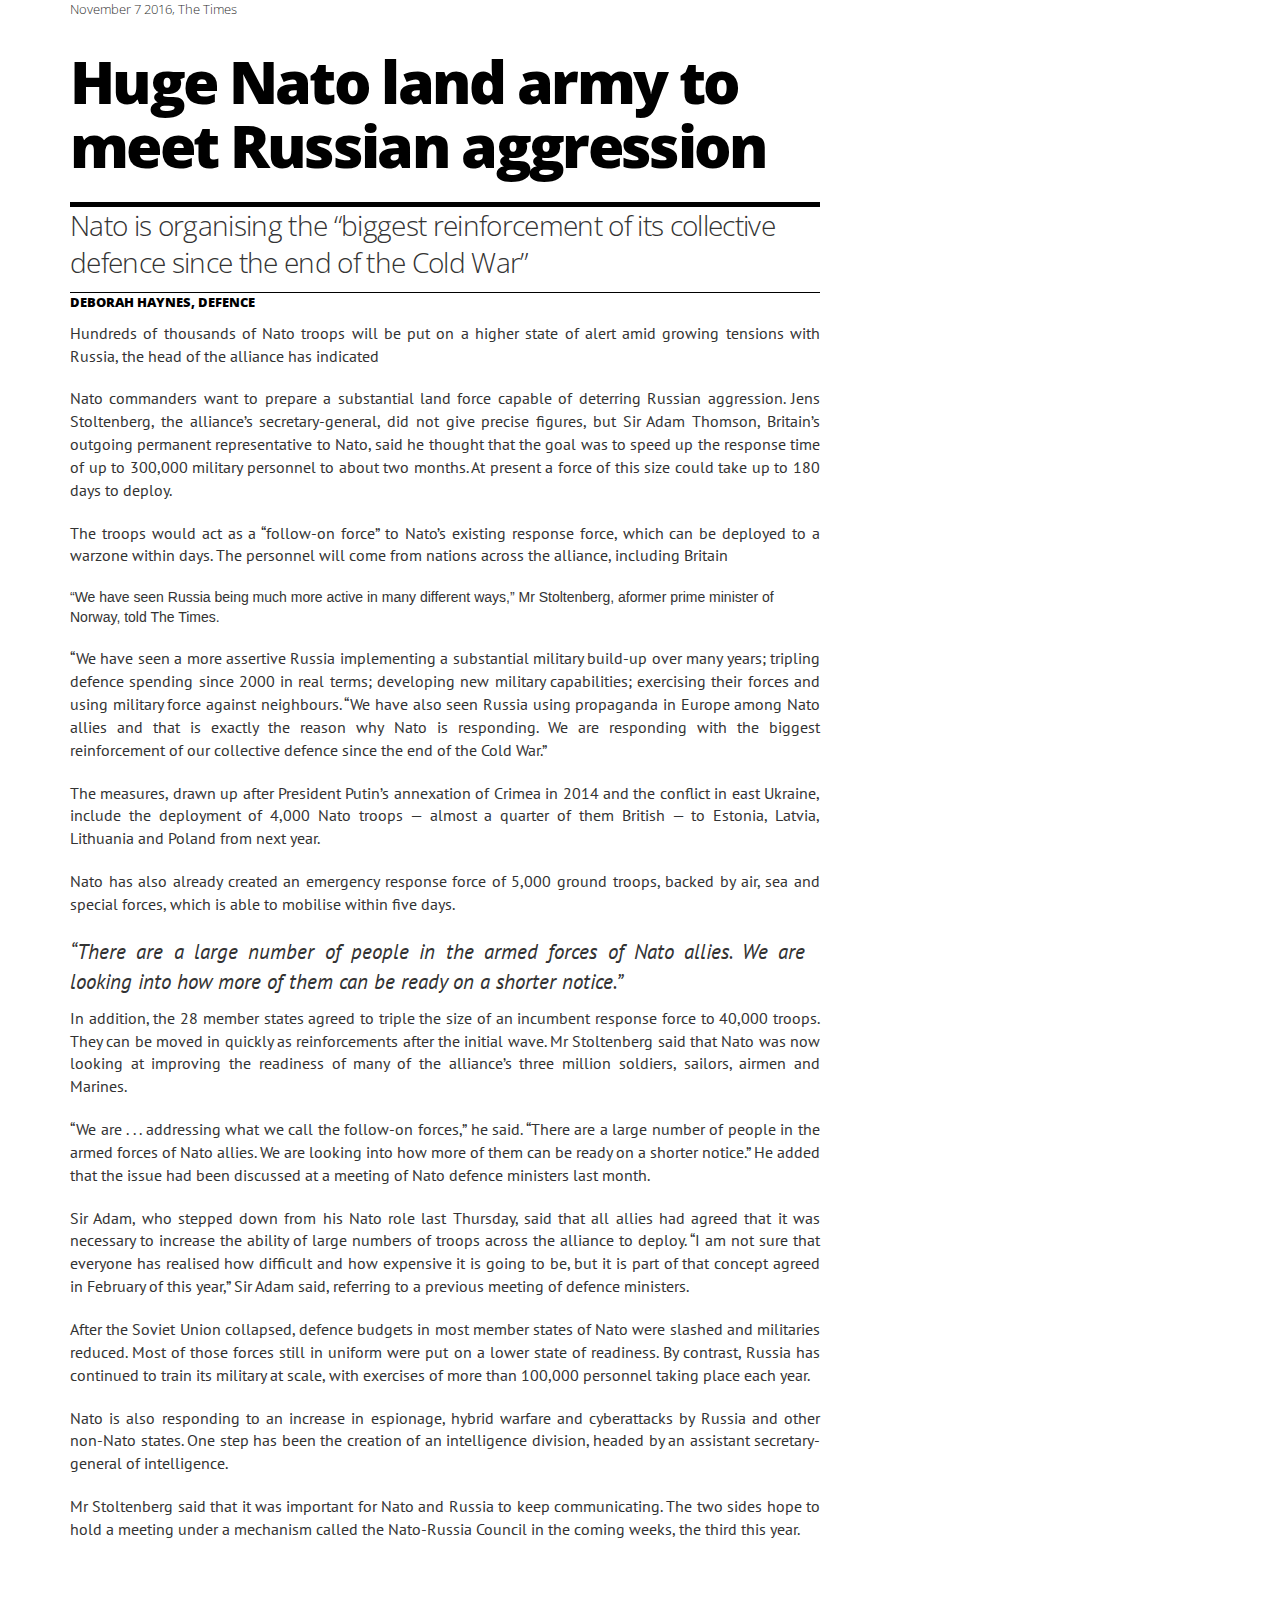
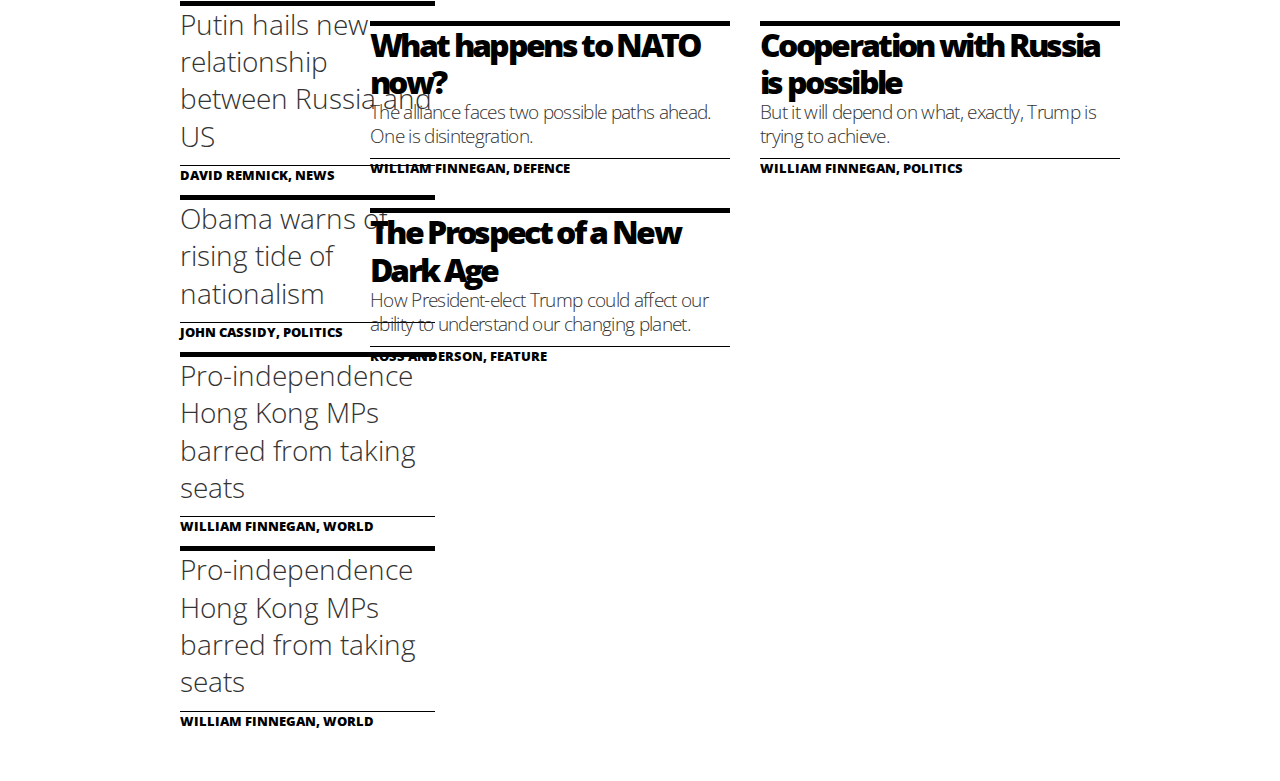
<file: articleWorking.html>
<!DOCTYPE html>
<html lang="en">

<head>
    <meta charset="utf-8">
    <meta name="viewport" content="width=device-width, initial-scale=1.0">
    <meta http-equiv="X-UA-Compatible" content="IE=edge">
    <meta name="viewport" content="width=device-width, initial-scale=1">
    <link rel="stylesheet" href="css/bootstrap.min.css">
    <link rel="stylesheet" href="css/styles.css">
    <link href="https://fonts.googleapis.com/css?family=PT+Sans:400,700" rel="stylesheet">
    <link href="https://fonts.googleapis.com/css?family=Open+Sans:300,400,800,800i" rel="stylesheet">
    <title>Minimum Bootstrap HTML Skeleton</title>
    <!--  -->
    <style>

    </style>
</head>

<body>
    <div class="container">
        <div class="row">
            <div class="date col-md-12">
                <p>November 7 2016, The Times</p>
            </div>
            <div class="col-md-8 pull-left">
                <h1>Huge Nato land army to meet Russian aggression</h1> </div>
            <div class="subheader col-md-8 pull-left">
                <p>Nato is organising the “biggest reinforcement of its collective defence since the end of the Cold War” </div>
            <div class="author col-md-8 pull-left">
                <p>DEBORAH HAYNES, DEFENCE</p>
            </div>
            <div class="body col-md-8 pull-left">
                <p>Hundreds of thousands of Nato troops will be put on a higher state of alert amid growing tensions with Russia, the head of the alliance has indicated</p>
                <p>Nato commanders want to prepare a substantial land force capable of deterring Russian aggression. Jens Stoltenberg, the alliance’s secretary-general, did not give precise figures, but Sir Adam Thomson, Britain’s outgoing permanent representative to Nato, said he thought that the goal was to speed up the response time of up to 300,000 military personnel to about two months. At present a force of this size could take up to 180 days to deploy. </p>
                <p>The troops would act as a “follow-on force” to Nato’s existing response force, which can be deployed to a warzone within days. The personnel will come from nations across the alliance, including Britain</p> “We have seen Russia being much more active in many different ways,” Mr Stoltenberg, aformer prime minister of Norway, told The Times.</p>
                <p>“We have seen a more assertive Russia implementing a substantial military build-up over many years; tripling defence spending since 2000 in real terms; developing new military capabilities; exercising their forces and using military force against neighbours. “We have also seen Russia using propaganda in Europe among Nato allies and that is exactly the reason why Nato is responding. We are responding with the biggest reinforcement of our collective defence since the end of the Cold War.”</p>
                <p>The measures, drawn up after President Putin’s annexation of Crimea in 2014 and the conflict in east Ukraine, include the deployment of 4,000 Nato troops — almost a quarter of them British — to Estonia, Latvia, Lithuania and Poland from next year.</p>
                <p>Nato has also already created an emergency response force of 5,000 ground troops, backed by air, sea and special forces, which is able to mobilise within five days.</p>
            </div>
            <div class="article_quote col-md-8">
                <p>“There are a large number of people in the armed forces of Nato allies. We are looking into how more of them can be ready on a shorter notice.”</p>
            </div>
            <div class="body col-md-8 pull-left">
                <p>In addition, the 28 member states agreed to triple the size of an incumbent response force to 40,000 troops. They can be moved in quickly as reinforcements after the initial wave. Mr Stoltenberg said that Nato was now looking at improving the readiness of many of the alliance’s three million soldiers, sailors, airmen and Marines.</p>
                <p>“We are . . . addressing what we call the follow-on forces,” he said. “There are a large number of people in the armed forces of Nato allies. We are looking into how more of them can be ready on a shorter notice.” He added that the issue had been discussed at a meeting of Nato defence ministers last month.</p>
                <p>Sir Adam, who stepped down from his Nato role last Thursday, said that all allies had agreed that it was necessary to increase the ability of large numbers of troops across the alliance to deploy. “I am not sure that everyone has realised how difficult and how expensive it is going to be, but it is part of that concept agreed in February of this year,” Sir Adam said, referring to a previous meeting of defence ministers.</p>
                <p>After the Soviet Union collapsed, defence budgets in most member states of Nato were slashed and militaries reduced. Most of those forces still in uniform were put on a lower state of readiness. By contrast, Russia has continued to train its military at scale, with exercises of more than 100,000 personnel taking place each year.</p>
                <p>Nato is also responding to an increase in espionage, hybrid warfare and cyberattacks by Russia and other non-Nato states. One step has been the creation of an intelligence division, headed by an assistant secretary- general of intelligence.</p>
                <p>Mr Stoltenberg said that it was important for Nato and Russia to keep communicating. The two sides hope to hold a meeting under a mechanism called the Nato-Russia Council in the coming weeks, the third this year. </p>
            </div>
    </div>
        <div class="sidebar col-md-3 col-md-push-1">
            <div class=""></div>
            <div class="">
                <h4>Putin hails new relationship between Russia and US</h4>
                <div class="author">
                    <p>DAVID REMNICK, NEWS</p>
                </div>
            </div>
            <div class=""></div>
            <div class="">
                <h4>Obama warns of rising tide of nationalism</h4>
                <div class="author">
                    <p>JOHN CASSIDY, POLITICS</p>
                </div>
            </div>
            <div class=""></div>
            <div class="">
                <h4>Pro-independence Hong Kong MPs barred from taking seats</h4>
                <div class="author">
                    <p>WILLIAM FINNEGAN, WORLD</p>
                </div>
            </div>
            <div class=""></div>
            <div class="">
                <h4>Pro-independence Hong Kong MPs barred from taking seats</h4>
                <div class="author">
                    <p>WILLIAM FINNEGAN, WORLD</p>
                </div>
            </div>
    </div>
        <div class="row">
            <div class="col-md-4">
                <h3>What happens to NATO now?</h3>
                <p class="subheader2">The alliance faces two possible paths ahead. One is disintegration.</p>
                <div class="author">
                    <p>WILLIAM FINNEGAN, DEFENCE</p>
                </div>
            </div>
            <div class="col-md-4">
                <h3>Cooperation with Russia is possible</h3>
                <p class="subheader2">But it will depend on what, exactly, Trump is trying to achieve.</p>
                <div class="author">
                    <p>WILLIAM FINNEGAN, POLITICS</p>
                </div>
            </div>
            <div class="col-md-4">
                <h3>The Prospect of a New Dark Age</h3>
                <p class="subheader2">How President-elect Trump could affect our ability to understand our changing planet.</p>
                <div class="author">
                    <p>ROSS ANDERSON, FEATURE</p>
                </div>
            </div>
        </div>
    
    <script src="https://cdnjs.cloudflare.com/ajax/libs/jquery/1.11.3/jquery.min.js"></script>
    <script src="https://cdnjs.cloudflare.com/ajax/libs/twitter-bootstrap/3.3.5/js/bootstrap.min.js"></script>
    <script>
    </script>
</body>

</html>
</file>
<file: css/styles.css>
h1 {
    font-family: 'Open Sans', sans-serif;
    line-height: 48pt;
    font-size: 44pt;
    font-weight: 800;
    letter-spacing: -2pt;
    margin-bottom: 25px;
    color: black;
}

h1 hr {
    color: black;
    height: 4px;
}
h2 {
    font-family: 'Open Sans', sans-serif;
    line-height: 33pt;
    font-size: 36pt;
    font-weight: 900;
    letter-spacing: 0pt;
    margin-bottom: 0px;
}

h3 {
    font-family: 'Open Sans', sans-serif;
    line-height: 28pt;
    font-size: 24pt;
    font-weight: 900;
    letter-spacing: -2pt;
    margin-bottom: 0px;
    border-top: 5px solid #000;
    color: black;
}

h4 {
    font-family: 'Open Sans', sans-serif;
    font-size: 21pt;
    line-height: 28pt;
    font-weight: 300;
    border-top: 5px solid #000;
}

.subheader p {
    font-family: 'Open Sans', sans-serif;
    font-weight: 100;
    font-size: 21pt;
    line-height: 28pt;
    letter-spacing: -0.5pt;
    border-top: 5px solid #000;
    margin-bottom: 10px;
}

.subheader2 {
    font-family: 'Open Sans', sans-serif;
    font-weight: 100;
    font-size: 14pt;
    line-height: 18pt;
    letter-spacing: -0.5pt;
    margin-bottom: 10px;
}

.horizontal .author {
    margin-left: 15px;
}

.hr thick{
    display: block;
    margin-top: 0.5em;
    margin-bottom: 0.5em;
    margin-left: auto;
    margin-right: auto;
    border-style: inset;
    border-width: 1px;
}    

.author p {
    font-family: 'Open Sans', sans-serif;
    font-weight: 800;
    font-size: 10pt;
    color: black;
    border-top: 1px solid #000;
}

.body p {
    font-family: 'PT Sans', sans-serif;
    font-weight: normal;
    font-size: 12pt;
    text-align: justify;
    margin-bottom: 20px;    
}

.pullquote p {
    font-family: 'PT Sans', sans-serif;
    font-style: italic;
    font-weight: 400;
    font-size: 21pt;
    border-top: 5px solid #000;
    border-bottom: 5px solid #000;
    vertical-align: middle;
    line-height: 28.5pt;
    margin-top: 173px;
    padding-top: 20px;
    padding-bottom: 20px;
}

.pullquote2 {
    font-family: 'PT Sans', sans-serif;
    font-style: italic;
    font-weight: 400;
    font-size: 21pt;
    border-top: 5px solid #000;
    border-bottom: 5px solid #000;
    vertical-align: middle;
    line-height: 28.5pt;
    margin-top: 20px;
    padding-top: 20px;
    padding-bottom: 20px;
}

.article_quote {
    font-family: 'PT Sans', sans-serif;
    font-weight: normal;
    font-size: 16pt !important;
    text-align: justify;
    font-style: italic;
    padding-right: 30px;
}

.row {
    margin-bottom: 40px;
}

.date {
    font-family: 'Open Sans', sans-serif;
    font-size: 10pt;
    font-weight: 300
}

.sidebar {
    margin-top: -10px;
}
    
.sidestory {
    margin-bottom: 100px;
}

.sidestory .author {
    margin-left: 10px;
}

.horizontal {
    margin-bottom: 50px;
}
</file>
